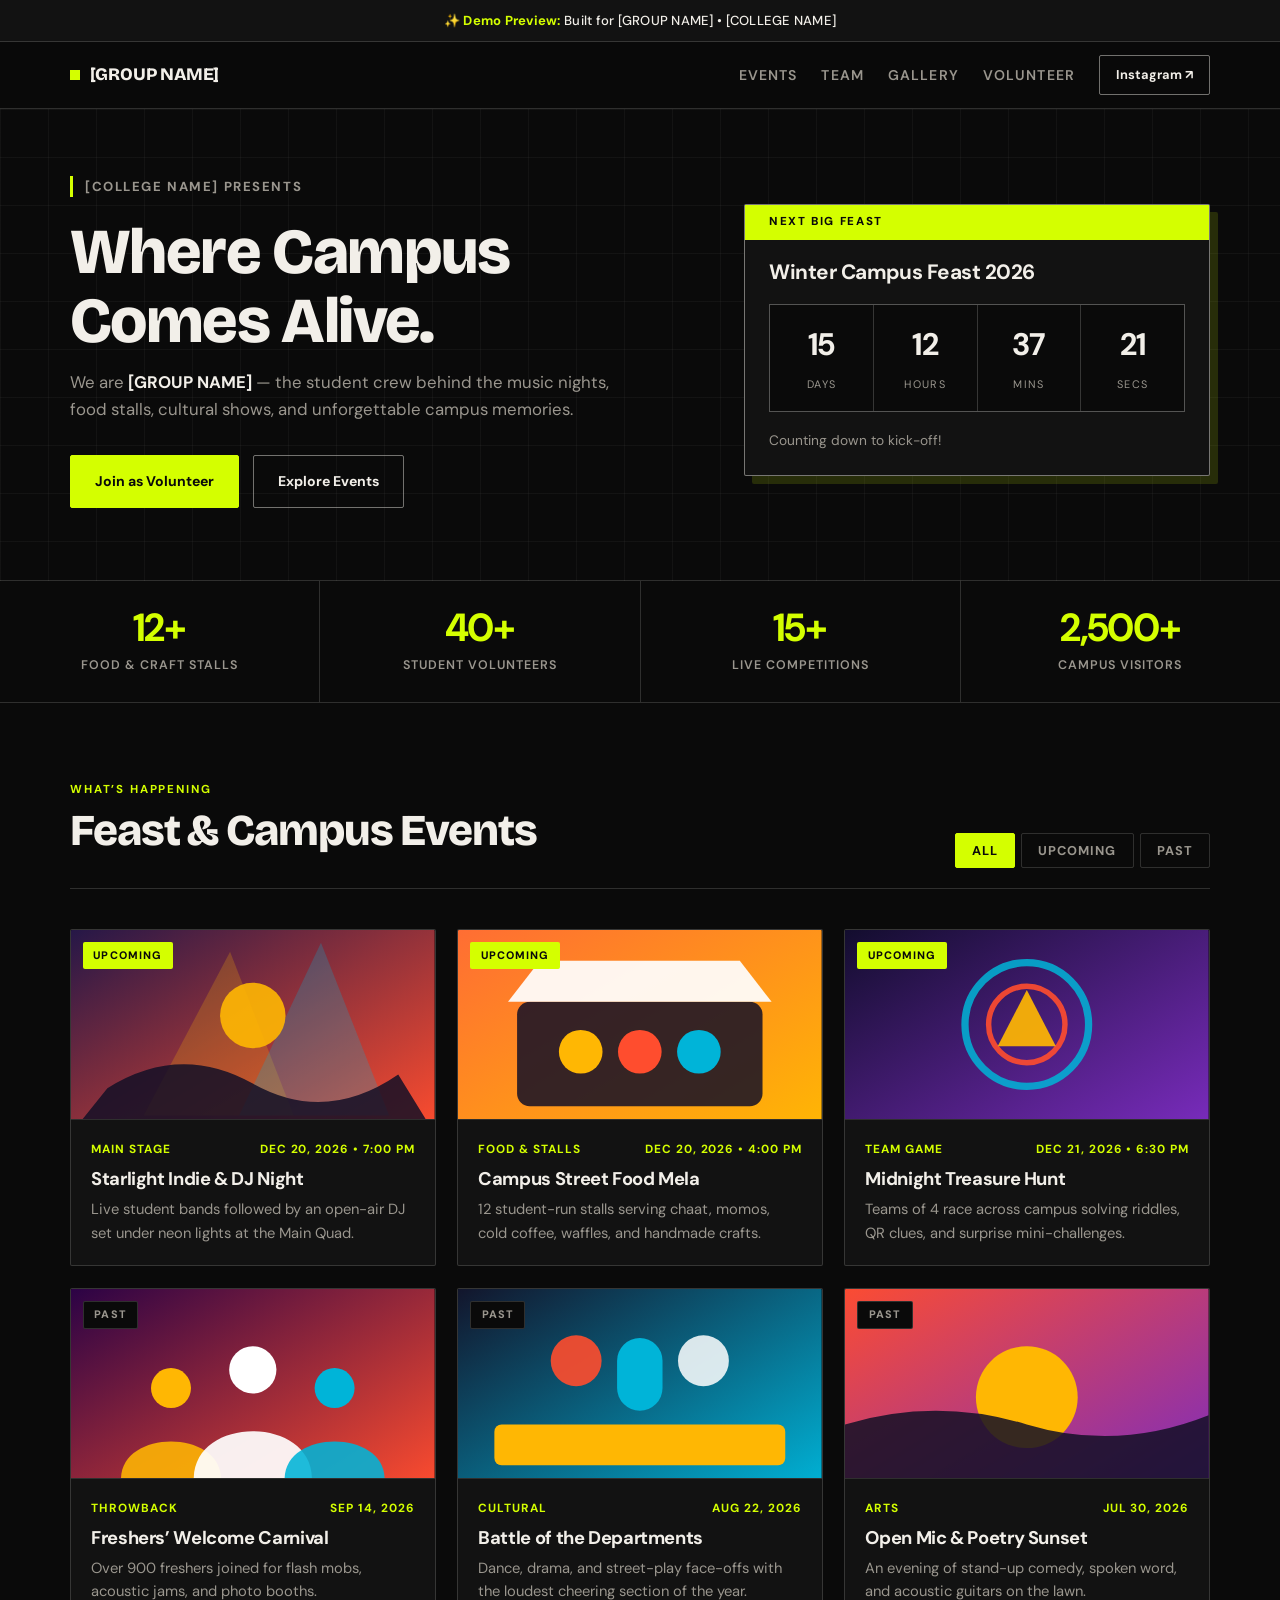
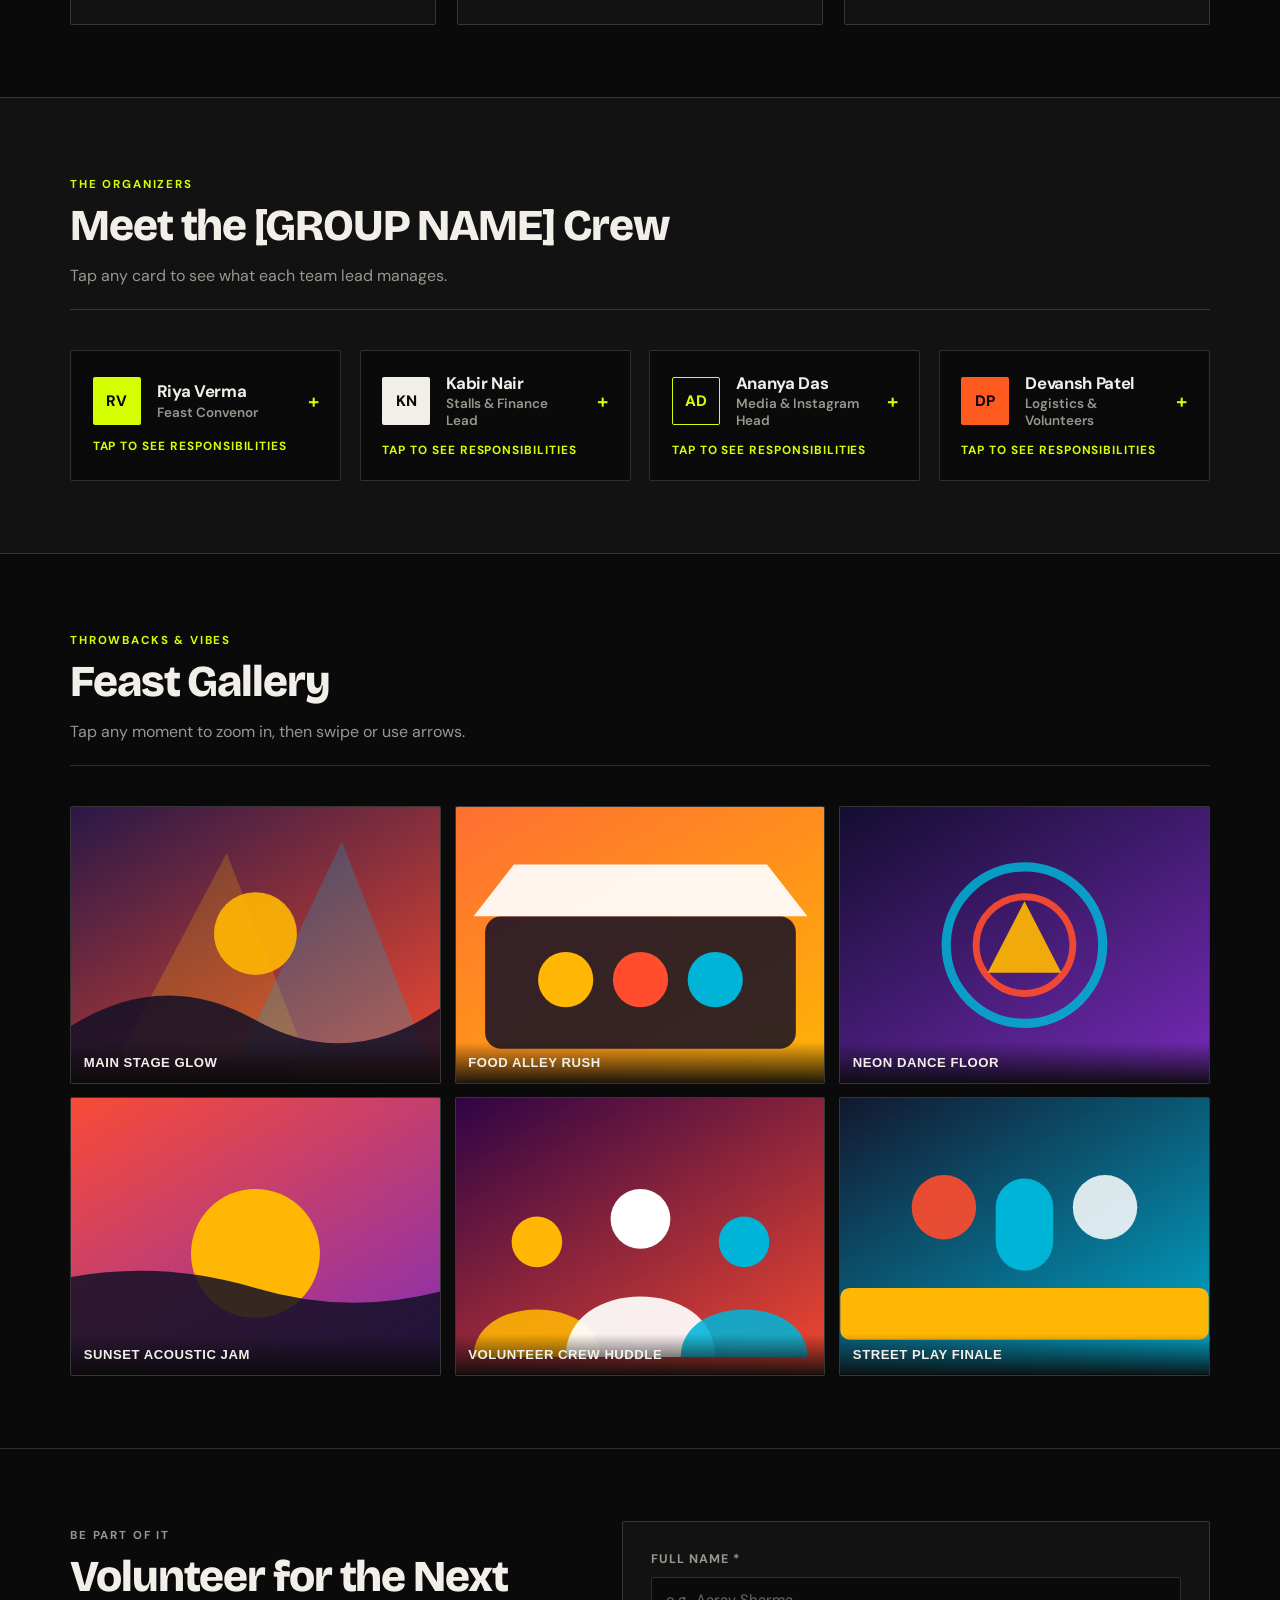
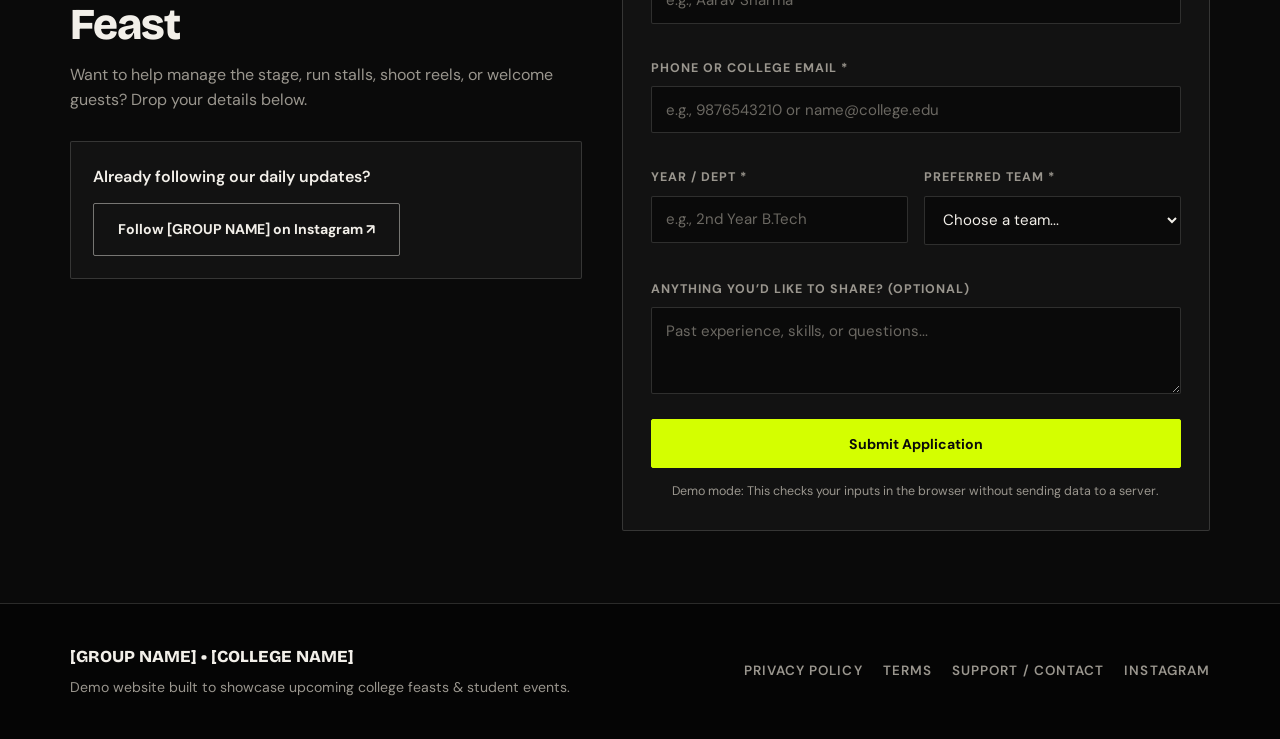
<file: index.html>
<!DOCTYPE html>
<html lang="en">
<head>
  <meta charset="UTF-8" />
  <meta name="viewport" content="width=device-width, initial-scale=1.0" />
  <title>[GROUP NAME] — [COLLEGE NAME] Feast &amp; Events (Demo)</title>
  <meta name="description" content="Official demo website for [GROUP NAME] at [COLLEGE NAME]. Explore upcoming college feast events, team, gallery, and volunteer sign-ups." />

  <!-- Free Google Fonts: Bricolage Grotesque (bold & readable headlines) + DM Sans (clean body) -->
  <link rel="preconnect" href="https://fonts.googleapis.com" />
  <link rel="preconnect" href="https://fonts.gstatic.com" crossorigin />
  <link href="https://fonts.googleapis.com/css2?family=Bricolage+Grotesque:wght@700;800&family=DM+Sans:wght@400;500;700&display=swap" rel="stylesheet" />

  <link rel="stylesheet" href="style.css" />
</head>
<body>

  <!-- Top Demo Banner -->
  <div class="demo-banner" role="note">
    <span>✨ <strong>Demo Preview:</strong> Built for [GROUP NAME] • [COLLEGE NAME]</span>
  </div>

  <!-- Top Navigation Bar -->
  <header class="site-header">
    <div class="container nav-container">
      <a href="#top" class="brand">
        <span class="brand-dot" aria-hidden="true"></span>
        <span>[GROUP NAME]</span>
      </a>

      <button
        id="nav-toggle"
        class="nav-toggle"
        type="button"
        aria-expanded="false"
        aria-controls="main-nav"
        aria-label="Open navigation menu"
      >
        <span></span>
        <span></span>
        <span></span>
      </button>

      <nav id="main-nav" class="main-nav" aria-label="Main navigation">
        <a href="#events">Events</a>
        <a href="#team">Team</a>
        <a href="#gallery">Gallery</a>
        <a href="#volunteer">Volunteer</a>
        <a id="nav-ig-link" class="btn btn-sm btn-instagram" href="#" target="_blank" rel="noopener noreferrer">
          Instagram ↗
        </a>
      </nav>
    </div>
  </header>

  <main id="top">

    <!-- 1. HERO SECTION + COUNTDOWN -->
    <section class="hero">
      <div class="container hero-grid">
        <div class="hero-content reveal">
          <p class="eyebrow">[COLLEGE NAME] Presents</p>
          <h1>Where Campus Comes Alive.</h1>
          <p class="hero-subtitle">
            We are <strong>[GROUP NAME]</strong> — the student crew behind the music nights, food stalls, cultural shows, and unforgettable campus memories.
          </p>

          <div class="hero-actions">
            <a href="#volunteer" class="btn btn-primary">Join as Volunteer</a>
            <a href="#events" class="btn btn-outline-light">Explore Events</a>
          </div>
        </div>

        <div class="countdown-card reveal" aria-live="polite">
          <span class="countdown-badge">Next Big Feast</span>
          <h2 id="countdown-event-name">Annual College Feast</h2>

          <div class="countdown-grid">
            <div class="time-box">
              <span id="cd-days" class="time-num">00</span>
              <span class="time-label">Days</span>
            </div>
            <div class="time-box">
              <span id="cd-hours" class="time-num">00</span>
              <span class="time-label">Hours</span>
            </div>
            <div class="time-box">
              <span id="cd-minutes" class="time-num">00</span>
              <span class="time-label">Mins</span>
            </div>
            <div class="time-box">
              <span id="cd-seconds" class="time-num">00</span>
              <span class="time-label">Secs</span>
            </div>
          </div>

          <p id="countdown-status" class="countdown-status">Counting down to kick-off!</p>
        </div>
      </div>
    </section>

    <!-- 2. ANIMATED STATS BAR -->
    <section class="stats-section" aria-label="Feast highlights">
      <div class="container">
        <div id="stats-grid" class="stats-grid"></div>
      </div>
    </section>

    <!-- 3. EVENTS SECTION -->
    <section id="events" class="section">
      <div class="container">
        <div class="section-header reveal">
          <div>
            <p class="section-tag">What’s Happening</p>
            <h2>Feast &amp; Campus Events</h2>
          </div>

          <div class="filter-bar" role="group" aria-label="Filter events">
            <button class="filter-btn active" type="button" data-filter="all">All</button>
            <button class="filter-btn" type="button" data-filter="upcoming">Upcoming</button>
            <button class="filter-btn" type="button" data-filter="past">Past</button>
          </div>
        </div>

        <div id="events-grid" class="events-grid"></div>
      </div>
    </section>

    <!-- 4. TEAM SECTION -->
    <section id="team" class="section section-tinted">
      <div class="container">
        <div class="section-header reveal">
          <div>
            <p class="section-tag">The Organizers</p>
            <h2>Meet the [GROUP NAME] Crew</h2>
            <p class="section-desc">Tap any card to see what each team lead manages.</p>
          </div>
        </div>

        <div id="team-grid" class="team-grid"></div>
      </div>
    </section>

    <!-- 5. GALLERY SECTION -->
    <section id="gallery" class="section">
      <div class="container">
        <div class="section-header reveal">
          <div>
            <p class="section-tag">Throwbacks &amp; Vibes</p>
            <h2>Feast Gallery</h2>
            <p class="section-desc">Tap any moment to zoom in, then swipe or use arrows.</p>
          </div>
        </div>

        <div id="gallery-grid" class="gallery-grid"></div>
      </div>
    </section>

    <!-- 6. VOLUNTEER FORM -->
    <section id="volunteer" class="section section-dark">
      <div class="container volunteer-layout">
        <div class="volunteer-info reveal">
          <p class="section-tag">Be Part of It</p>
          <h2>Volunteer for the Next Feast</h2>
          <p>
            Want to help manage the stage, run stalls, shoot reels, or welcome guests? Drop your details below.
          </p>
          <div class="ig-callout">
            <p>Already following our daily updates?</p>
            <a id="section-ig-link" class="btn btn-instagram" href="#" target="_blank" rel="noopener noreferrer">
              Follow [GROUP NAME] on Instagram ↗
            </a>
          </div>
        </div>

        <div class="form-card reveal">
          <form id="volunteer-form" class="volunteer-form" novalidate>
            <div class="form-group">
              <label for="vol-name">Full Name *</label>
              <input id="vol-name" name="name" type="text" placeholder="e.g., Aarav Sharma" required />
              <span id="err-name" class="error-msg" aria-live="polite"></span>
            </div>

            <div class="form-group">
              <label for="vol-contact">Phone or College Email *</label>
              <input id="vol-contact" name="contact" type="text" placeholder="e.g., 9876543210 or name@college.edu" required />
              <span id="err-contact" class="error-msg" aria-live="polite"></span>
            </div>

            <div class="form-row">
              <div class="form-group">
                <label for="vol-year">Year / Dept *</label>
                <input id="vol-year" name="year" type="text" placeholder="e.g., 2nd Year B.Tech" required />
                <span id="err-year" class="error-msg" aria-live="polite"></span>
              </div>

              <div class="form-group">
                <label for="vol-role">Preferred Team *</label>
                <select id="vol-role" name="role" required>
                  <option value="">Choose a team...</option>
                  <option value="Stage & Sound">Stage &amp; Sound</option>
                  <option value="Food & Stalls">Food &amp; Stalls</option>
                  <option value="Social Media & Reels">Social Media &amp; Reels</option>
                  <option value="Logistics & Crowd">Logistics &amp; Crowd</option>
                </select>
                <span id="err-role" class="error-msg" aria-live="polite"></span>
              </div>
            </div>

            <div class="form-group">
              <label for="vol-notes">Anything you’d like to share? (Optional)</label>
              <textarea id="vol-notes" name="notes" rows="3" placeholder="Past experience, skills, or questions..."></textarea>
            </div>

            <button type="submit" class="btn btn-primary btn-full">Submit Application</button>
            <p class="form-note">Demo mode: This checks your inputs in the browser without sending data to a server.</p>
          </form>

          <div id="form-success" class="form-success" hidden>
            <div class="success-icon" aria-hidden="true">✓</div>
            <h3>You’re on the Demo List!</h3>
            <p id="success-message">Thanks for volunteering with [GROUP NAME].</p>
            <button id="reset-form-btn" type="button" class="btn btn-outline-dark">Submit Another Response</button>
          </div>
        </div>
      </div>
    </section>

  </main>

  <!-- FOOTER -->
  <footer class="site-footer">
    <div class="container footer-grid">
      <div>
        <p class="footer-brand">[GROUP NAME] • [COLLEGE NAME]</p>
        <p class="footer-copy">Demo website built to showcase upcoming college feasts &amp; student events.</p>
      </div>

      <div class="footer-links">
        <a href="privacy.html">Privacy Policy</a>
        <a href="terms.html">Terms</a>
        <a href="support.html">Support / Contact</a>
        <a id="footer-ig-link" href="#" target="_blank" rel="noopener noreferrer">Instagram</a>
      </div>
    </div>
  </footer>

  <!-- LIGHTBOX MODAL -->
  <div id="lightbox" class="lightbox" aria-hidden="true" role="dialog" aria-modal="true" aria-label="Gallery photo viewer">
    <button id="lightbox-close" class="lightbox-close" type="button" aria-label="Close photo viewer">✕</button>
    <button id="lightbox-prev" class="lightbox-nav lightbox-prev" type="button" aria-label="Previous photo">‹</button>

    <div class="lightbox-stage">
      <div id="lightbox-media" class="lightbox-media"></div>
      <div class="lightbox-info">
        <p id="lightbox-caption" class="lightbox-caption"></p>
        <span id="lightbox-counter" class="lightbox-counter">1 / 1</span>
      </div>
    </div>

    <button id="lightbox-next" class="lightbox-nav lightbox-next" type="button" aria-label="Next photo">›</button>
  </div>

  <script src="data.js"></script>
  <script src="script.js"></script>
</body>
</html>
</file>
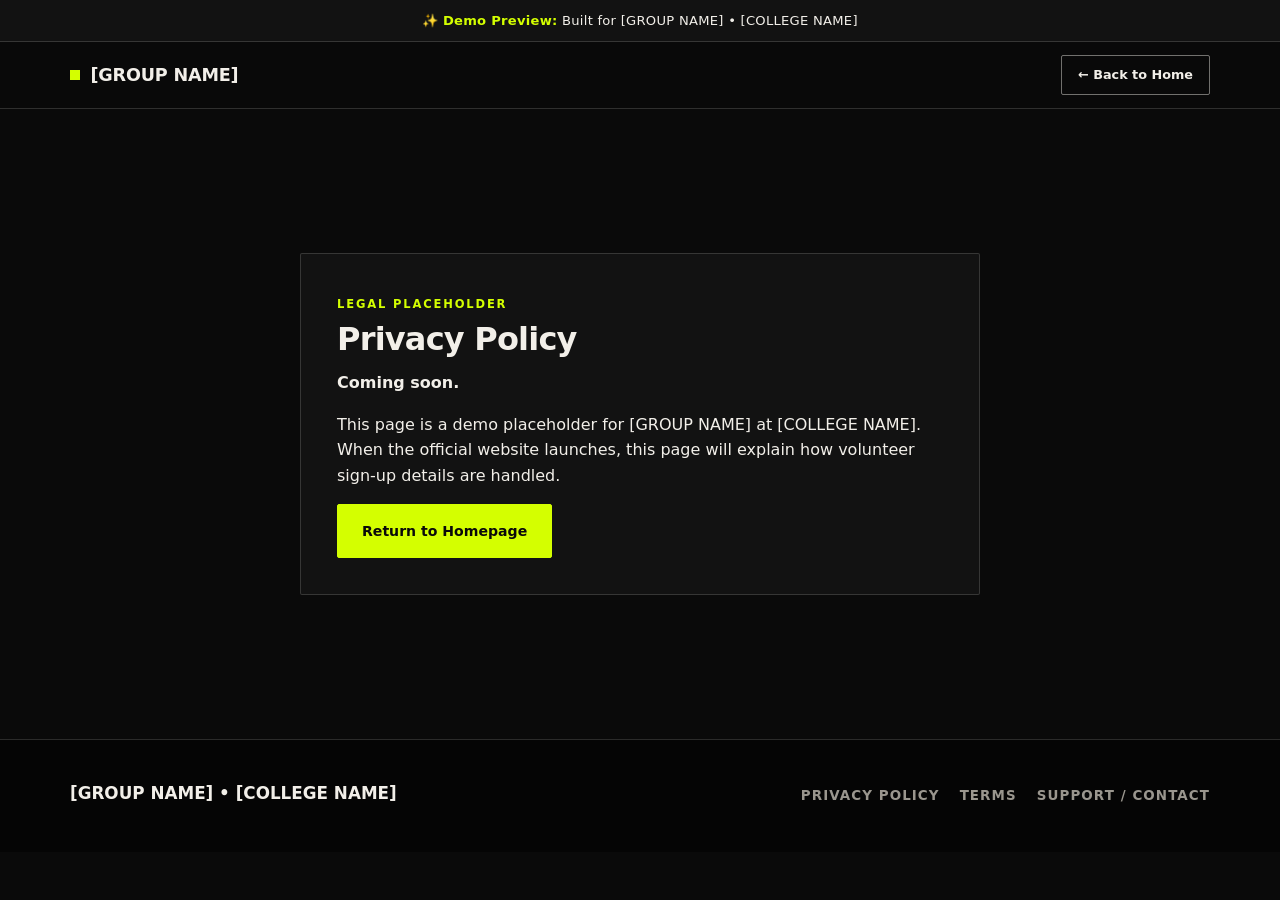
<file: privacy.html>
<!DOCTYPE html>
<html lang="en">
<head>
  <meta charset="UTF-8" />
  <meta name="viewport" content="width=device-width, initial-scale=1.0" />
  <title>Privacy Policy — [GROUP NAME]</title>
  <link rel="preconnect" href="https://fonts.googleapis.com" />
  <link rel="preconnect" href="https://fonts.gstatic.com" crossorigin />
  <link href="https://fonts.googleapis.com/css2?family=Plus+Jakarta+Sans:wght@400;500;600;700&family=Syne:wght@700;800&display=swap" rel="stylesheet" />
  <!-- Reuses the same stylesheet so the look matches index.html! -->
  <link rel="stylesheet" href="style.css" />
</head>
<body>
  <div class="demo-banner" role="note">
    <span>✨ <strong>Demo Preview:</strong> Built for [GROUP NAME] • [COLLEGE NAME]</span>
  </div>

  <header class="site-header">
    <div class="container nav-container">
      <a href="index.html" class="brand">
        <span class="brand-dot" aria-hidden="true"></span>
        <span>[GROUP NAME]</span>
      </a>
      <a href="index.html" class="btn btn-sm btn-outline-light">← Back to Home</a>
    </div>
  </header>

  <main class="legal-main">
    <div class="container">
      <div class="legal-card">
        <p class="section-tag">Legal Placeholder</p>
        <h1>Privacy Policy</h1>
        <p><strong>Coming soon.</strong></p>
        <p>
          This page is a demo placeholder for [GROUP NAME] at [COLLEGE NAME]. When the official website launches, this page will explain how volunteer sign-up details are handled.
        </p>
        <a href="index.html" class="btn btn-primary">Return to Homepage</a>
      </div>
    </div>
  </main>

  <footer class="site-footer">
    <div class="container footer-grid">
      <p class="footer-brand">[GROUP NAME] • [COLLEGE NAME]</p>
      <div class="footer-links">
        <a href="privacy.html">Privacy Policy</a>
        <a href="terms.html">Terms</a>
        <a href="support.html">Support / Contact</a>
      </div>
    </div>
  </footer>
</body>
</html>
</file>
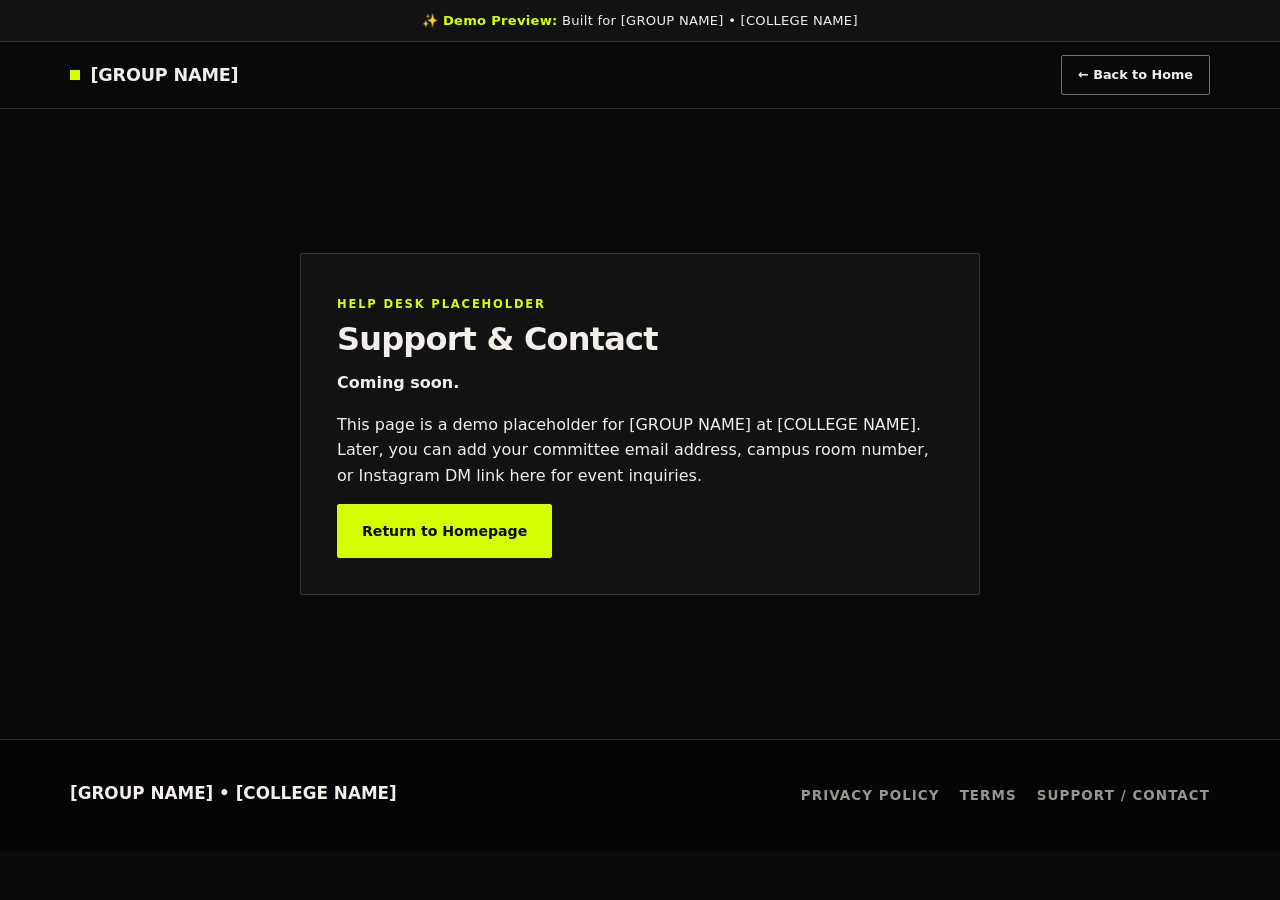
<file: support.html>
<!DOCTYPE html>
<html lang="en">
<head>
  <meta charset="UTF-8" />
  <meta name="viewport" content="width=device-width, initial-scale=1.0" />
  <title>Support &amp; Contact — [GROUP NAME]</title>
  <link rel="preconnect" href="https://fonts.googleapis.com" />
  <link rel="preconnect" href="https://fonts.gstatic.com" crossorigin />
  <link href="https://fonts.googleapis.com/css2?family=Plus+Jakarta+Sans:wght@400;500;600;700&family=Syne:wght@700;800&display=swap" rel="stylesheet" />
  <link rel="stylesheet" href="style.css" />
</head>
<body>
  <div class="demo-banner" role="note">
    <span>✨ <strong>Demo Preview:</strong> Built for [GROUP NAME] • [COLLEGE NAME]</span>
  </div>

  <header class="site-header">
    <div class="container nav-container">
      <a href="index.html" class="brand">
        <span class="brand-dot" aria-hidden="true"></span>
        <span>[GROUP NAME]</span>
      </a>
      <a href="index.html" class="btn btn-sm btn-outline-light">← Back to Home</a>
    </div>
  </header>

  <main class="legal-main">
    <div class="container">
      <div class="legal-card">
        <p class="section-tag">Help Desk Placeholder</p>
        <h1>Support &amp; Contact</h1>
        <p><strong>Coming soon.</strong></p>
        <p>
          This page is a demo placeholder for [GROUP NAME] at [COLLEGE NAME]. Later, you can add your committee email address, campus room number, or Instagram DM link here for event inquiries.
        </p>
        <a href="index.html" class="btn btn-primary">Return to Homepage</a>
      </div>
    </div>
  </main>

  <footer class="site-footer">
    <div class="container footer-grid">
      <p class="footer-brand">[GROUP NAME] • [COLLEGE NAME]</p>
      <div class="footer-links">
        <a href="privacy.html">Privacy Policy</a>
        <a href="terms.html">Terms</a>
        <a href="support.html">Support / Contact</a>
      </div>
    </div>
  </footer>
</body>
</html>
</file>
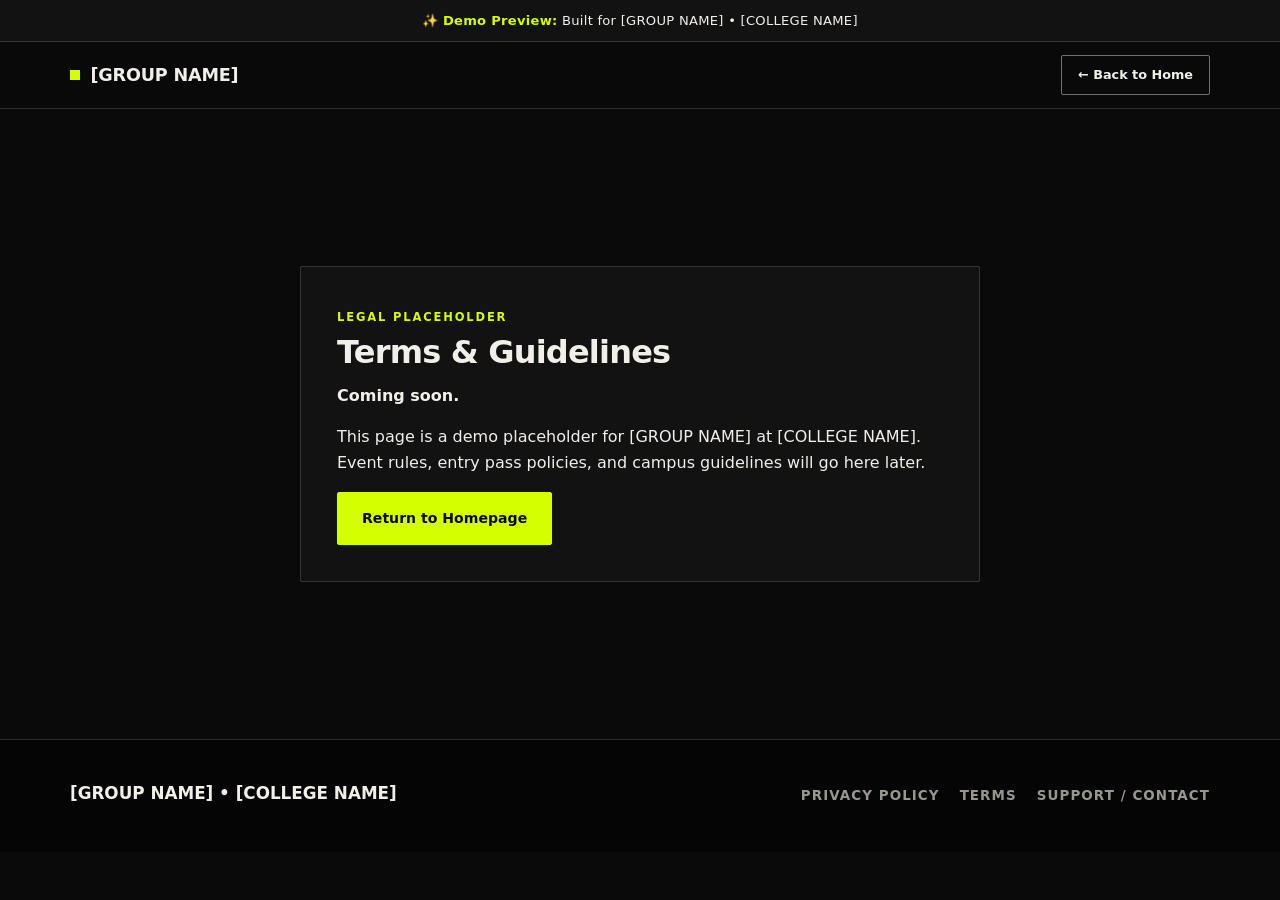
<file: terms.html>
<!DOCTYPE html>
<html lang="en">
<head>
  <meta charset="UTF-8" />
  <meta name="viewport" content="width=device-width, initial-scale=1.0" />
  <title>Terms — [GROUP NAME]</title>
  <link rel="preconnect" href="https://fonts.googleapis.com" />
  <link rel="preconnect" href="https://fonts.gstatic.com" crossorigin />
  <link href="https://fonts.googleapis.com/css2?family=Plus+Jakarta+Sans:wght@400;500;600;700&family=Syne:wght@700;800&display=swap" rel="stylesheet" />
  <!-- Reuses the same stylesheet so the look matches index.html! -->
  <link rel="stylesheet" href="style.css" />
</head>
<body>
  <div class="demo-banner" role="note">
    <span>✨ <strong>Demo Preview:</strong> Built for [GROUP NAME] • [COLLEGE NAME]</span>
  </div>

  <header class="site-header">
    <div class="container nav-container">
      <a href="index.html" class="brand">
        <span class="brand-dot" aria-hidden="true"></span>
        <span>[GROUP NAME]</span>
      </a>
      <a href="index.html" class="btn btn-sm btn-outline-light">← Back to Home</a>
    </div>
  </header>

  <main class="legal-main">
    <div class="container">
      <div class="legal-card">
        <p class="section-tag">Legal Placeholder</p>
        <h1>Terms &amp; Guidelines</h1>
        <p><strong>Coming soon.</strong></p>
        <p>
          This page is a demo placeholder for [GROUP NAME] at [COLLEGE NAME]. Event rules, entry pass policies, and campus guidelines will go here later.
        </p>
        <a href="index.html" class="btn btn-primary">Return to Homepage</a>
      </div>
    </div>
  </main>

  <footer class="site-footer">
    <div class="container footer-grid">
      <p class="footer-brand">[GROUP NAME] • [COLLEGE NAME]</p>
      <div class="footer-links">
        <a href="privacy.html">Privacy Policy</a>
        <a href="terms.html">Terms</a>
        <a href="support.html">Support / Contact</a>
      </div>
    </div>
  </footer>
</body>
</html>
</file>
<file: style.css>
/* =========================================================
   1. THEME VARIABLES (Colors will become Indigo/Marigold/Pink in Step 2)
   ========================================================= */
:root {
  /* Surfaces */
  --bg-main: #0a0a0a;
  --bg-surface: #121212;
  --bg-elevated: #161616;

  /* Ink */
  --text-main: #f2efe9;
  --text-muted: #9a968e;

  /* Accents */
  --accent-volt: #d4ff00;
  --accent-orange: #ff5a1f;
  --accent-ice: #e4e4e7;
  --accent-danger: #ff3b5c;

  /* Borders */
  --border: rgba(242, 239, 233, 0.16);
  --border-strong: rgba(242, 239, 233, 0.45);

  /* New Readable & Punchy Fonts */
  --font-display: "Bricolage Grotesque", system-ui, -apple-system, sans-serif;
  --font-body: "DM Sans", system-ui, -apple-system, sans-serif;

  /* Spacing & Geometry */
  --container-max: 1140px;
  --section-pad: 4.5rem 0;
  --radius: 2px;
}

/* =========================================================
   2. RESET & BASE (Mobile-First)
   ========================================================= */
*,
*::before,
*::after {
  box-sizing: border-box;
}

html {
  scroll-behavior: smooth;
}

body {
  margin: 0;
  font-family: var(--font-body);
  background-color: var(--bg-main);
  color: var(--text-main);
  line-height: 1.6;
  -webkit-font-smoothing: antialiased;
}

img,
svg {
  display: block;
  max-width: 100%;
}

h1, h2 {
  font-family: var(--font-display);
  font-weight: 800;
  letter-spacing: -0.025em;
  line-height: 1.08;
  margin: 0 0 0.85rem;
}

h3, h4 {
  font-family: var(--font-body);
  font-weight: 700;
  letter-spacing: -0.02em;
  line-height: 1.2;
  margin: 0 0 0.5rem;
}

p {
  margin: 0 0 1rem;
}

a {
  color: inherit;
}

.container {
  width: min(92%, var(--container-max));
  margin: 0 auto;
}

.section {
  padding: var(--section-pad);
}

.section-tinted {
  background-color: var(--bg-surface);
  border-top: 1px solid var(--border);
  border-bottom: 1px solid var(--border);
}

.section-dark {
  background-color: var(--bg-main);
  border-top: 1px solid var(--border);
}

.section-header {
  display: flex;
  flex-direction: column;
  gap: 1.25rem;
  margin-bottom: 2.5rem;
  padding-bottom: 1.25rem;
  border-bottom: 1px solid var(--border);
}

.section-tag {
  display: inline-block;
  font-size: 0.72rem;
  font-weight: 700;
  text-transform: uppercase;
  letter-spacing: 0.16em;
  color: var(--accent-volt);
  margin-bottom: 0.5rem;
}

.section-header h2,
.volunteer-info h2 {
  font-size: clamp(1.85rem, 4vw, 2.75rem);
}

.section-desc {
  color: var(--text-muted);
  margin: 0;
}

/* =========================================================
   3. FIXED DEMO BANNER & NAVBAR
   ========================================================= */
.demo-banner {
  background: var(--bg-surface);
  border-bottom: 1px solid var(--border);
  color: var(--text-main);
  display: flex;
  align-items: center;
  justify-content: center;
  text-align: center;
  min-height: 42px;
  padding: 0.65rem 1rem;
  font-size: 0.82rem;
  line-height: 1.45;
  letter-spacing: 0.02em;
  font-weight: 500;
}

.demo-banner strong {
  color: var(--accent-volt);
}

.site-header {
  position: sticky;
  top: 0;
  z-index: 50;
  background: rgba(10, 10, 10, 0.94);
  backdrop-filter: blur(10px);
  border-bottom: 1px solid var(--border);
}

.nav-container {
  display: flex;
  align-items: center;
  justify-content: space-between;
  min-height: 66px;
  position: relative;
}

.brand {
  display: inline-flex;
  align-items: center;
  gap: 0.65rem;
  text-decoration: none;
  font-family: var(--font-display);
  font-weight: 800;
  font-size: 1.1rem;
  letter-spacing: -0.01em;
}

.brand-dot {
  width: 10px;
  height: 10px;
  border-radius: 0;
  background: var(--accent-volt);
}

.nav-toggle {
  display: flex;
  flex-direction: column;
  justify-content: center;
  gap: 5px;
  width: 42px;
  height: 42px;
  padding: 9px;
  background: transparent;
  border: 1px solid var(--border);
  border-radius: var(--radius);
  cursor: pointer;
}

.nav-toggle span {
  display: block;
  width: 100%;
  height: 1.5px;
  background: var(--text-main);
  transition: transform 0.25s ease, opacity 0.25s ease;
}

.main-nav {
  display: none;
  position: absolute;
  top: calc(100% + 1px);
  left: 0;
  right: 0;
  flex-direction: column;
  gap: 0.85rem;
  padding: 1.25rem;
  background: var(--bg-surface);
  border: 1px solid var(--border);
}

.main-nav.open {
  display: flex;
}

.main-nav a:not(.btn) {
  text-decoration: none;
  font-weight: 600;
  font-size: 0.88rem;
  text-transform: uppercase;
  letter-spacing: 0.08em;
  color: var(--text-muted);
  transition: color 0.2s ease;
}

.main-nav a:not(.btn):hover {
  color: var(--accent-volt);
}

/* =========================================================
   4. BUTTONS
   ========================================================= */
.btn {
  display: inline-flex;
  align-items: center;
  justify-content: center;
  gap: 0.5rem;
  padding: 0.9rem 1.5rem;
  border-radius: var(--radius);
  font-family: var(--font-body);
  font-weight: 700;
  font-size: 0.88rem;
  text-decoration: none;
  border: 1px solid transparent;
  cursor: pointer;
  transition: transform 0.18s ease, background-color 0.18s ease, color 0.18s ease, border-color 0.18s ease;
}

.btn:hover,
.btn:focus-visible {
  transform: translate(-2px, -2px);
}

.btn:active {
  transform: translate(0, 0);
}

.btn-sm {
  padding: 0.52rem 1rem;
  font-size: 0.8rem;
}

.btn-full {
  width: 100%;
}

.btn-primary {
  background-color: var(--accent-volt);
  color: #0a0a0a;
  border-color: var(--accent-volt);
}

.btn-primary:hover {
  background-color: #e4ff4d;
}

.btn-outline-light,
.btn-outline-dark {
  border-color: var(--border-strong);
  color: var(--text-main);
  background: transparent;
}

.btn-outline-light:hover,
.btn-outline-dark:hover {
  border-color: var(--accent-volt);
  color: var(--accent-volt);
}

.btn-instagram {
  background: transparent;
  border-color: var(--border-strong);
  color: var(--text-main);
}

.btn-instagram:hover {
  background: var(--text-main);
  color: #0a0a0a;
}

/* =========================================================
   5. HERO & COUNTDOWN
   ========================================================= */
.hero {
  background-color: var(--bg-main);
  background-image:
    linear-gradient(to right, rgba(242, 239, 233, 0.04) 1px, transparent 1px),
    linear-gradient(to bottom, rgba(242, 239, 233, 0.04) 1px, transparent 1px);
  background-size: 48px 48px;
  padding: 4rem 0 4.5rem;
  border-bottom: 1px solid var(--border);
}

.hero-grid {
  display: grid;
  gap: 2.75rem;
  align-items: center;
}

.eyebrow {
  display: inline-block;
  border-left: 3px solid var(--accent-volt);
  padding-left: 0.75rem;
  color: var(--text-muted);
  font-weight: 700;
  font-size: 0.82rem;
  text-transform: uppercase;
  letter-spacing: 0.12em;
  margin-bottom: 1.25rem;
}

.hero h1 {
  font-size: clamp(2.15rem, 6vw, 4rem);
  color: var(--text-main);
}

.hero-subtitle {
  color: var(--text-muted);
  font-size: 1.05rem;
  max-width: 48ch;
  margin-bottom: 2rem;
}

.hero-subtitle strong {
  color: var(--text-main);
}

.hero-actions {
  display: flex;
  flex-wrap: wrap;
  gap: 0.85rem;
}

.countdown-card {
  background: var(--bg-surface);
  border: 1px solid var(--border-strong);
  border-radius: var(--radius);
  padding: 1.5rem;
  box-shadow: 8px 8px 0 rgba(212, 255, 0, 0.14);
}

.countdown-badge {
  display: block;
  background: var(--accent-volt);
  color: #0a0a0a;
  font-size: 0.72rem;
  font-weight: 800;
  text-transform: uppercase;
  letter-spacing: 0.14em;
  padding: 0.5rem 1.5rem;
  margin: -1.5rem -1.5rem 1.35rem;
}

.countdown-card h2 {
  font-family: var(--font-body);
  font-size: 1.3rem;
  font-weight: 700;
  margin-bottom: 1.25rem;
}

.countdown-grid {
  display: grid;
  grid-template-columns: repeat(4, 1fr);
  gap: 1px;
  background: var(--border);
  border: 1px solid var(--border);
}

.time-box {
  background: var(--bg-main);
  padding: 0.95rem 0.35rem;
  text-align: center;
}

.time-num {
  display: block;
  font-size: clamp(1.4rem, 4vw, 1.95rem);
  font-weight: 700;
  letter-spacing: -0.02em;
  font-variant-numeric: tabular-nums;
  color: var(--text-main);
}

.time-label {
  font-size: 0.68rem;
  text-transform: uppercase;
  letter-spacing: 0.12em;
  color: var(--text-muted);
}

.countdown-status {
  margin: 1.1rem 0 0;
  font-size: 0.86rem;
  color: var(--text-muted);
}

/* =========================================================
   6. STATS STRIP
   ========================================================= */
.stats-section {
  background: var(--bg-main);
  border-bottom: 1px solid var(--border);
}

.stats-section .container {
  width: 100%;
  max-width: none;
}

.stats-grid {
  display: grid;
  grid-template-columns: repeat(2, 1fr);
  gap: 1px;
  background: var(--border);
}

.stat-card {
  background: var(--bg-main);
  padding: 1.65rem 1rem;
  text-align: center;
}

.stat-number {
  font-size: clamp(1.85rem, 4vw, 2.45rem);
  font-weight: 700;
  letter-spacing: -0.03em;
  font-variant-numeric: tabular-nums;
  color: var(--accent-volt);
  line-height: 1.05;
}

.stat-label {
  font-size: 0.78rem;
  font-weight: 600;
  text-transform: uppercase;
  letter-spacing: 0.08em;
  color: var(--text-muted);
  margin-top: 0.45rem;
}

/* =========================================================
   7. EVENTS SECTION & FILTERS
   ========================================================= */
.filter-bar {
  display: inline-flex;
  flex-wrap: wrap;
  gap: 0.4rem;
}

.filter-btn {
  padding: 0.5rem 1rem;
  border-radius: var(--radius);
  border: 1px solid var(--border);
  background: transparent;
  font-family: var(--font-body);
  font-weight: 700;
  font-size: 0.8rem;
  text-transform: uppercase;
  letter-spacing: 0.08em;
  color: var(--text-muted);
  cursor: pointer;
  transition: background-color 0.2s ease, color 0.2s ease, border-color 0.2s ease;
}

.filter-btn:hover {
  border-color: var(--text-main);
  color: var(--text-main);
}

.filter-btn.active {
  background: var(--accent-volt);
  color: #0a0a0a;
  border-color: var(--accent-volt);
}

.events-grid {
  display: grid;
  grid-template-columns: 1fr;
  gap: 1.35rem;
}

.event-card {
  background: var(--bg-surface);
  border: 1px solid var(--border);
  border-radius: var(--radius);
  overflow: hidden;
  transition: transform 0.2s ease, border-color 0.2s ease;
}

.event-card:hover {
  transform: translateY(-4px);
  border-color: var(--border-strong);
}

.event-media {
  position: relative;
  height: 190px;
  overflow: hidden;
  background: var(--bg-main);
  border-bottom: 1px solid var(--border);
}

.event-media img,
.event-media svg {
  width: 100%;
  height: 100%;
  object-fit: cover;
}

.event-badge {
  position: absolute;
  top: 12px;
  left: 12px;
  padding: 0.28rem 0.65rem;
  border-radius: var(--radius);
  font-size: 0.68rem;
  font-weight: 800;
  text-transform: uppercase;
  letter-spacing: 0.1em;
  background: var(--accent-volt);
  color: #0a0a0a;
}

.event-badge.is-past {
  background: #0a0a0a;
  color: var(--text-muted);
  border: 1px solid var(--border);
}

.event-body {
  padding: 1.25rem;
}

.event-meta {
  display: flex;
  justify-content: space-between;
  align-items: center;
  gap: 0.5rem;
  font-size: 0.74rem;
  font-weight: 700;
  text-transform: uppercase;
  letter-spacing: 0.08em;
  color: var(--accent-volt);
  margin-bottom: 0.55rem;
}

.event-body h3 {
  font-size: 1.15rem;
}

.event-body p {
  color: var(--text-muted);
  font-size: 0.92rem;
  margin: 0;
}

/* =========================================================
   8. TEAM SECTION
   ========================================================= */
.team-grid {
  display: grid;
  grid-template-columns: 1fr;
  gap: 1.15rem;
}

.team-card {
  width: 100%;
  text-align: left;
  background: var(--bg-main);
  border: 1px solid var(--border);
  border-radius: var(--radius);
  padding: 1.35rem;
  cursor: pointer;
  font-family: var(--font-body);
  color: var(--text-main);
  transition: border-color 0.2s ease, transform 0.2s ease;
}

.team-card:hover {
  transform: translateY(-2px);
  border-color: var(--border-strong);
}

.team-top {
  display: flex;
  align-items: center;
  gap: 1rem;
}

.team-avatar {
  width: 48px;
  height: 48px;
  flex-shrink: 0;
  border-radius: var(--radius);
  display: grid;
  place-items: center;
  font-weight: 800;
  font-size: 0.95rem;
  background: var(--accent-volt);
  color: #0a0a0a;
}

.team-avatar[data-accent="gold"] {
  background: var(--text-main);
  color: #0a0a0a;
}

.team-avatar[data-accent="teal"] {
  background: transparent;
  border: 1px solid var(--accent-volt);
  color: var(--accent-volt);
}

.team-avatar[data-accent="violet"] {
  background: var(--accent-orange);
  color: #0a0a0a;
}

.team-heading {
  flex: 1;
}

.team-heading h3 {
  font-size: 1.05rem;
  margin-bottom: 0.15rem;
}

.team-role {
  font-size: 0.84rem;
  font-weight: 600;
  color: var(--text-muted);
  margin: 0;
}

.team-toggle-icon {
  font-size: 1.25rem;
  font-weight: 600;
  color: var(--accent-volt);
  transition: transform 0.25s ease;
}

.team-card.is-open .team-toggle-icon {
  transform: rotate(45deg);
}

.team-details {
  display: none;
  margin-top: 1rem;
  padding-top: 0.9rem;
  border-top: 1px dashed var(--border);
  font-size: 0.9rem;
  color: var(--text-muted);
}

.team-details strong {
  color: var(--text-main);
}

.team-card.is-open .team-details {
  display: block;
  animation: fadeSlideIn 0.25s ease forwards;
}

.team-hint {
  display: block;
  margin-top: 0.8rem;
  font-size: 0.74rem;
  font-weight: 700;
  text-transform: uppercase;
  letter-spacing: 0.08em;
  color: var(--accent-volt);
}

.team-card.is-open .team-hint {
  display: none;
}

/* =========================================================
   9. GALLERY & LIGHTBOX
   ========================================================= */
.gallery-grid {
  display: grid;
  grid-template-columns: repeat(2, 1fr);
  gap: 0.85rem;
}

.gallery-card {
  position: relative;
  border: 1px solid var(--border);
  padding: 0;
  border-radius: var(--radius);
  overflow: hidden;
  aspect-ratio: 4 / 3;
  cursor: pointer;
  background: var(--bg-surface);
}

.gallery-card img,
.gallery-card svg {
  width: 100%;
  height: 100%;
  object-fit: cover;
  transition: transform 0.35s ease;
}

.gallery-card:hover img,
.gallery-card:hover svg {
  transform: scale(1.05);
}

.gallery-overlay {
  position: absolute;
  inset: auto 0 0 0;
  padding: 0.8rem;
  background: linear-gradient(to top, rgba(10, 10, 10, 0.92), transparent);
  color: var(--text-main);
  text-align: left;
  font-weight: 700;
  font-size: 0.82rem;
  text-transform: uppercase;
  letter-spacing: 0.04em;
}

.lightbox {
  position: fixed;
  inset: 0;
  z-index: 100;
  background: rgba(10, 10, 10, 0.96);
  display: flex;
  align-items: center;
  justify-content: center;
  padding: 1rem;
  opacity: 0;
  visibility: hidden;
  transition: opacity 0.25s ease, visibility 0.25s ease;
}

.lightbox.is-open {
  opacity: 1;
  visibility: visible;
}

.lightbox-stage {
  width: min(92vw, 760px);
  text-align: center;
  color: var(--text-main);
}

.lightbox-media {
  border-radius: var(--radius);
  overflow: hidden;
  background: var(--bg-surface);
  border: 1px solid var(--border);
  aspect-ratio: 16 / 10;
  display: flex;
  align-items: center;
  justify-content: center;
}

.lightbox-media img,
.lightbox-media svg {
  width: 100%;
  height: 100%;
  object-fit: contain;
}

.lightbox-info {
  margin-top: 1rem;
}

.lightbox-caption {
  margin: 0 0 0.35rem;
  font-size: 0.96rem;
}

.lightbox-counter {
  font-size: 0.78rem;
  letter-spacing: 0.12em;
  color: var(--accent-volt);
  font-weight: 700;
}

.lightbox-close,
.lightbox-nav {
  position: fixed;
  background: var(--bg-surface);
  color: var(--text-main);
  border: 1px solid var(--border-strong);
  border-radius: var(--radius);
  width: 44px;
  height: 44px;
  font-size: 1.35rem;
  cursor: pointer;
  display: grid;
  place-items: center;
}

.lightbox-close {
  top: 16px;
  right: 16px;
}

.lightbox-prev {
  left: 12px;
  top: 50%;
  transform: translateY(-50%);
}

.lightbox-next {
  right: 12px;
  top: 50%;
  transform: translateY(-50%);
}

/* =========================================================
   10. VOLUNTEER FORM
   ========================================================= */
.volunteer-layout {
  display: grid;
  gap: 2.5rem;
  align-items: start;
}

.volunteer-info p {
  color: var(--text-muted);
}

.ig-callout {
  margin-top: 1.75rem;
  padding: 1.35rem;
  border-radius: var(--radius);
  background: var(--bg-surface);
  border: 1px solid var(--border);
}

.ig-callout p {
  margin-bottom: 0.85rem;
  font-weight: 600;
  color: var(--text-main);
}

.form-card {
  background: var(--bg-surface);
  color: var(--text-main);
  border: 1px solid var(--border);
  border-radius: var(--radius);
  padding: 1.75rem;
}

.form-group {
  margin-bottom: 1.1rem;
}

.form-row {
  display: grid;
  gap: 1rem;
}

label {
  display: block;
  font-weight: 700;
  font-size: 0.78rem;
  text-transform: uppercase;
  letter-spacing: 0.08em;
  color: var(--text-muted);
  margin-bottom: 0.45rem;
}

input,
select,
textarea {
  width: 100%;
  padding: 0.78rem 0.9rem;
  border-radius: var(--radius);
  border: 1px solid var(--border);
  font-family: var(--font-body);
  font-size: 0.94rem;
  background: var(--bg-main);
  color: var(--text-main);
}

input::placeholder,
textarea::placeholder {
  color: #6b6862;
}

select option {
  background: var(--bg-surface);
  color: var(--text-main);
}

input:focus,
select:focus,
textarea:focus {
  outline: 1px solid var(--accent-volt);
  border-color: var(--accent-volt);
}

.input-error {
  border-color: var(--accent-danger);
}

.error-msg {
  display: block;
  min-height: 1.1em;
  font-size: 0.78rem;
  font-weight: 600;
  color: var(--accent-danger);
  margin-top: 0.25rem;
}

.form-note {
  margin: 0.85rem 0 0;
  font-size: 0.78rem;
  color: var(--text-muted);
  text-align: center;
}

.form-success {
  text-align: center;
  padding: 1.5rem 0.5rem;
}

.success-icon {
  width: 60px;
  height: 60px;
  margin: 0 auto 1rem;
  border-radius: var(--radius);
  background: var(--accent-volt);
  color: #0a0a0a;
  font-size: 1.85rem;
  font-weight: 800;
  display: grid;
  place-items: center;
  animation: popIn 0.45s cubic-bezier(0.22, 1.25, 0.36, 1) forwards;
}

/* =========================================================
   11. FOOTER & PLACEHOLDER LEGAL PAGES
   ========================================================= */
.site-footer {
  background: #050505;
  color: var(--text-main);
  padding: 2.5rem 0;
  border-top: 1px solid var(--border);
}

.footer-grid {
  display: flex;
  flex-direction: column;
  gap: 1.5rem;
}

.footer-brand {
  font-family: var(--font-display);
  font-weight: 800;
  font-size: 1.05rem;
  margin-bottom: 0.35rem;
}

.footer-copy {
  color: var(--text-muted);
  font-size: 0.88rem;
  margin: 0;
}

.footer-links {
  display: flex;
  flex-wrap: wrap;
  gap: 1.25rem;
}

.footer-links a {
  text-decoration: none;
  color: var(--text-muted);
  font-weight: 600;
  font-size: 0.84rem;
  text-transform: uppercase;
  letter-spacing: 0.08em;
}

.footer-links a:hover {
  color: var(--accent-volt);
}

.legal-main {
  min-height: 70vh;
  display: flex;
  align-items: center;
  padding: 3rem 0;
}

.legal-card {
  background: var(--bg-surface);
  border: 1px solid var(--border);
  border-radius: var(--radius);
  padding: 2.25rem;
  max-width: 680px;
  margin: 0 auto;
}

/* =========================================================
   12. SCROLL-REVEAL & KEYFRAMES (Transform + Opacity only!)
   ========================================================= */
.reveal {
  opacity: 0;
  transform: translateY(18px);
  transition: opacity 0.55s ease, transform 0.55s ease;
}

.reveal.is-visible {
  opacity: 1;
  transform: translateY(0);
}

@keyframes fadeSlideIn {
  from {
    opacity: 0;
    transform: translateY(-6px);
  }
  to {
    opacity: 1;
    transform: translateY(0);
  }
}

@keyframes popIn {
  0% {
    opacity: 0;
    transform: scale(0.5);
  }
  100% {
    opacity: 1;
    transform: scale(1);
  }
}

/* =========================================================
   13. TABLET & DESKTOP BREAKPOINTS
   ========================================================= */
@media (min-width: 768px) {
  .nav-toggle {
    display: none;
  }

  .main-nav {
    display: flex;
    position: static;
    flex-direction: row;
    align-items: center;
    gap: 1.5rem;
    padding: 0;
    background: transparent;
    border: none;
  }

  .section-header {
    flex-direction: row;
    align-items: flex-end;
    justify-content: space-between;
  }

  .stats-grid {
    grid-template-columns: repeat(4, 1fr);
  }

  .events-grid {
    grid-template-columns: repeat(2, 1fr);
  }

  .team-grid {
    grid-template-columns: repeat(2, 1fr);
  }

  .gallery-grid {
    grid-template-columns: repeat(3, 1fr);
  }

  .form-row {
    grid-template-columns: 1fr 1fr;
  }

  .volunteer-layout {
    grid-template-columns: 1fr 1.15fr;
  }

  .footer-grid {
    flex-direction: row;
    align-items: center;
    justify-content: space-between;
  }
}

@media (min-width: 992px) {
  .events-grid {
    grid-template-columns: repeat(3, 1fr);
  }

  .hero-grid {
    grid-template-columns: 1.15fr 0.85fr;
  }

  .team-grid {
    grid-template-columns: repeat(4, 1fr);
  }
}

/* =========================================================
   14. ACCESSIBILITY: REDUCED MOTION
   ========================================================= */
@media (prefers-reduced-motion: reduce) {
  html {
    scroll-behavior: auto;
  }

  *,
  *::before,
  *::after {
    animation-duration: 0.01ms !important;
    animation-iteration-count: 1 !important;
    transition-duration: 0.01ms !important;
  }

  .reveal {
    opacity: 1;
    transform: none;
  }
}
</file>
